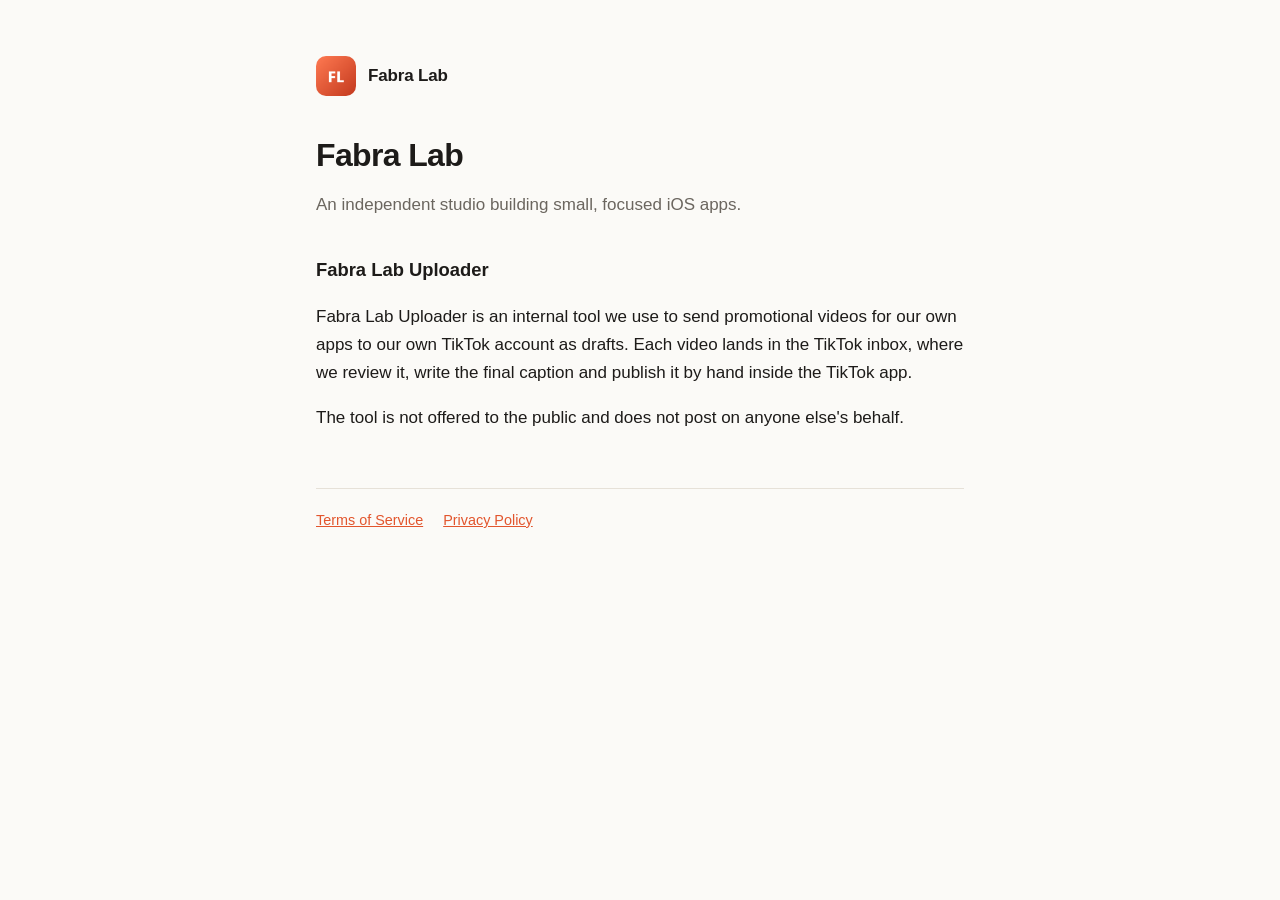
<file: index.html>
<!doctype html>
<html lang="en">
<head>
  <meta charset="utf-8">
  <meta name="viewport" content="width=device-width, initial-scale=1">
  <title>Fabra Lab</title>
  <link rel="icon" href="icon.png">
  <link rel="stylesheet" href="style.css">
</head>
<body>
<main>
  <header><img src="icon.png" alt=""><a href="./">Fabra Lab</a></header>

  <h1>Fabra Lab</h1>
  <p class="muted">An independent studio building small, focused iOS apps.</p>

  <h2>Fabra Lab Uploader</h2>
  <p>Fabra Lab Uploader is an internal tool we use to send promotional videos for our own apps to our own TikTok account as drafts. Each video lands in the TikTok inbox, where we review it, write the final caption and publish it by hand inside the TikTok app.</p>
  <p>The tool is not offered to the public and does not post on anyone else's behalf.</p>

  <footer>
    <a href="terms.html">Terms of Service</a>
    <a href="privacy.html">Privacy Policy</a>
  </footer>
</main>
</body>
</html>
</file>
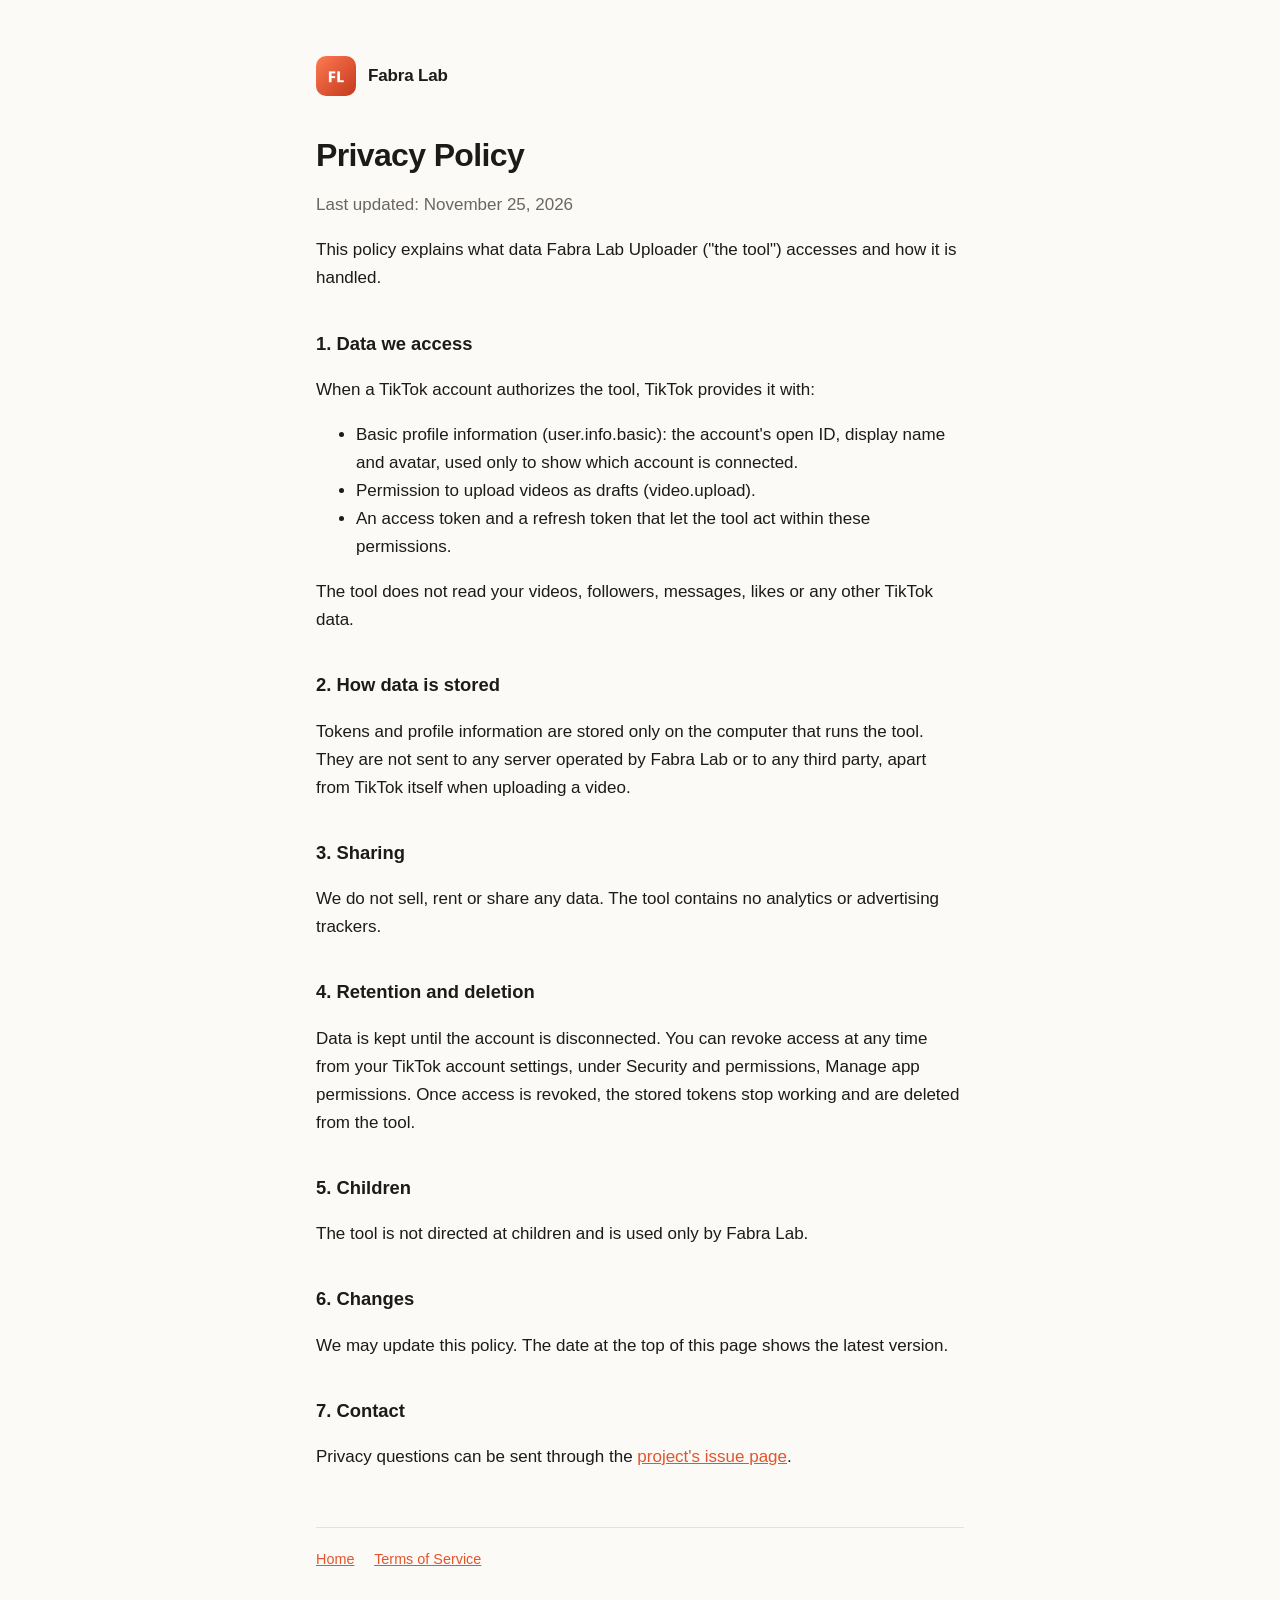
<file: privacy.html>
<!doctype html>
<html lang="en">
<head>
  <meta charset="utf-8">
  <meta name="viewport" content="width=device-width, initial-scale=1">
  <title>Privacy Policy · Fabra Lab</title>
  <link rel="icon" href="icon.png">
  <link rel="stylesheet" href="style.css">
</head>
<body>
<main>
  <header><img src="icon.png" alt=""><a href="./">Fabra Lab</a></header>

  <h1>Privacy Policy</h1>
  <p class="muted">Last updated: November 25, 2026</p>

  <p>This policy explains what data Fabra Lab Uploader ("the tool") accesses and how it is handled.</p>

  <h2>1. Data we access</h2>
  <p>When a TikTok account authorizes the tool, TikTok provides it with:</p>
  <ul>
    <li>Basic profile information (user.info.basic): the account's open ID, display name and avatar, used only to show which account is connected.</li>
    <li>Permission to upload videos as drafts (video.upload).</li>
    <li>An access token and a refresh token that let the tool act within these permissions.</li>
  </ul>
  <p>The tool does not read your videos, followers, messages, likes or any other TikTok data.</p>

  <h2>2. How data is stored</h2>
  <p>Tokens and profile information are stored only on the computer that runs the tool. They are not sent to any server operated by Fabra Lab or to any third party, apart from TikTok itself when uploading a video.</p>

  <h2>3. Sharing</h2>
  <p>We do not sell, rent or share any data. The tool contains no analytics or advertising trackers.</p>

  <h2>4. Retention and deletion</h2>
  <p>Data is kept until the account is disconnected. You can revoke access at any time from your TikTok account settings, under Security and permissions, Manage app permissions. Once access is revoked, the stored tokens stop working and are deleted from the tool.</p>

  <h2>5. Children</h2>
  <p>The tool is not directed at children and is used only by Fabra Lab.</p>

  <h2>6. Changes</h2>
  <p>We may update this policy. The date at the top of this page shows the latest version.</p>

  <h2>7. Contact</h2>
  <p>Privacy questions can be sent through the <a href="https://github.com/oykunehir/fabralab/issues">project's issue page</a>.</p>

  <footer>
    <a href="./">Home</a>
    <a href="terms.html">Terms of Service</a>
  </footer>
</main>
</body>
</html>
</file>
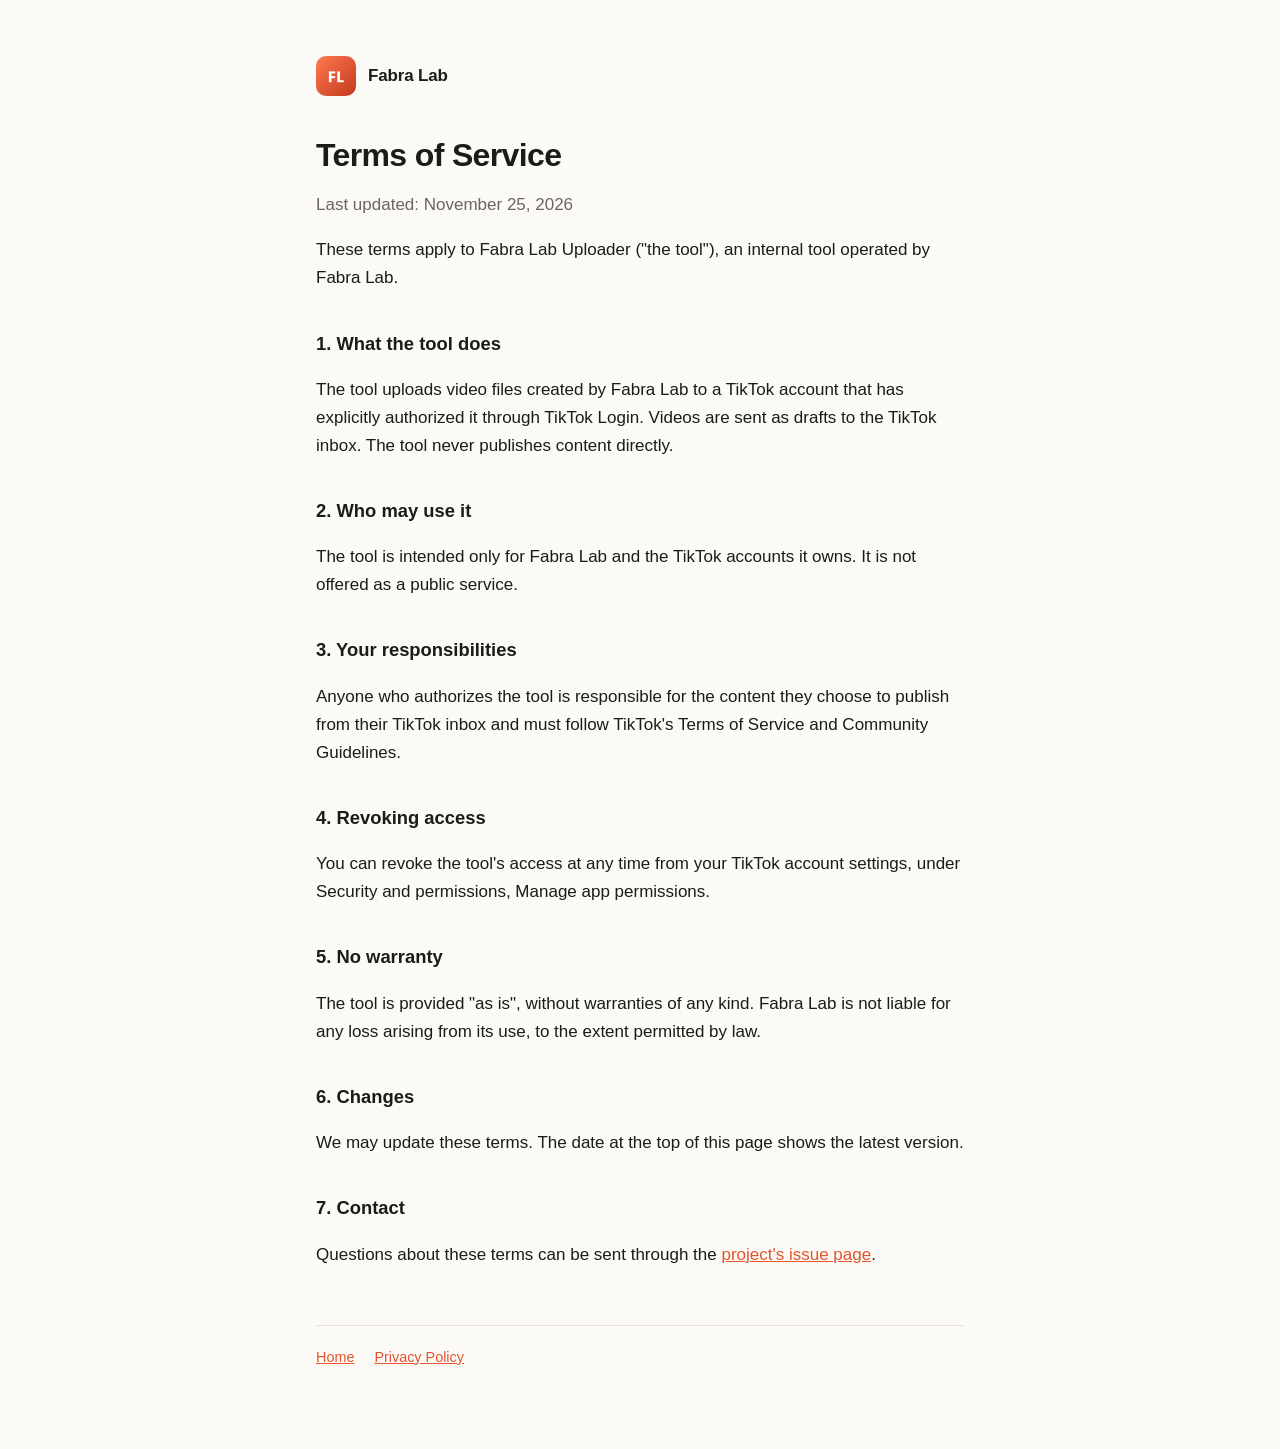
<file: terms.html>
<!doctype html>
<html lang="en">
<head>
  <meta charset="utf-8">
  <meta name="viewport" content="width=device-width, initial-scale=1">
  <title>Terms of Service · Fabra Lab</title>
  <link rel="icon" href="icon.png">
  <link rel="stylesheet" href="style.css">
</head>
<body>
<main>
  <header><img src="icon.png" alt=""><a href="./">Fabra Lab</a></header>

  <h1>Terms of Service</h1>
  <p class="muted">Last updated: November 25, 2026</p>

  <p>These terms apply to Fabra Lab Uploader ("the tool"), an internal tool operated by Fabra Lab.</p>

  <h2>1. What the tool does</h2>
  <p>The tool uploads video files created by Fabra Lab to a TikTok account that has explicitly authorized it through TikTok Login. Videos are sent as drafts to the TikTok inbox. The tool never publishes content directly.</p>

  <h2>2. Who may use it</h2>
  <p>The tool is intended only for Fabra Lab and the TikTok accounts it owns. It is not offered as a public service.</p>

  <h2>3. Your responsibilities</h2>
  <p>Anyone who authorizes the tool is responsible for the content they choose to publish from their TikTok inbox and must follow TikTok's Terms of Service and Community Guidelines.</p>

  <h2>4. Revoking access</h2>
  <p>You can revoke the tool's access at any time from your TikTok account settings, under Security and permissions, Manage app permissions.</p>

  <h2>5. No warranty</h2>
  <p>The tool is provided "as is", without warranties of any kind. Fabra Lab is not liable for any loss arising from its use, to the extent permitted by law.</p>

  <h2>6. Changes</h2>
  <p>We may update these terms. The date at the top of this page shows the latest version.</p>

  <h2>7. Contact</h2>
  <p>Questions about these terms can be sent through the <a href="https://github.com/oykunehir/fabralab/issues">project's issue page</a>.</p>

  <footer>
    <a href="./">Home</a>
    <a href="privacy.html">Privacy Policy</a>
  </footer>
</main>
</body>
</html>
</file>
<file: style.css>
:root {
  --bg: #fbfaf7;
  --text: #1d1b19;
  --muted: #6b665f;
  --accent: #e2552d;
  --line: #e6e1d8;
}
@media (prefers-color-scheme: dark) {
  :root {
    --bg: #161514;
    --text: #f1eee8;
    --muted: #a39d94;
    --accent: #ff7a52;
    --line: #2c2a27;
  }
}
* { box-sizing: border-box; }
body {
  margin: 0;
  background: var(--bg);
  color: var(--text);
  font: 17px/1.65 -apple-system, BlinkMacSystemFont, "Segoe UI", Roboto, sans-serif;
}
main { max-width: 680px; margin: 0 auto; padding: 56px 16px 80px; }
header { display: flex; align-items: center; gap: 12px; margin-bottom: 40px; }
header img { width: 40px; height: 40px; border-radius: 10px; }
header a { color: var(--text); text-decoration: none; font-weight: 700; letter-spacing: -0.01em; }
h1 { font-size: 2rem; line-height: 1.2; letter-spacing: -0.02em; margin: 0 0 8px; }
h2 { font-size: 1.15rem; margin: 36px 0 8px; }
p, li { color: var(--text); }
.muted { color: var(--muted); }
a { color: var(--accent); }
footer { margin-top: 56px; padding-top: 20px; border-top: 1px solid var(--line); font-size: 0.9rem; }
footer a { margin-right: 16px; }
</file>
